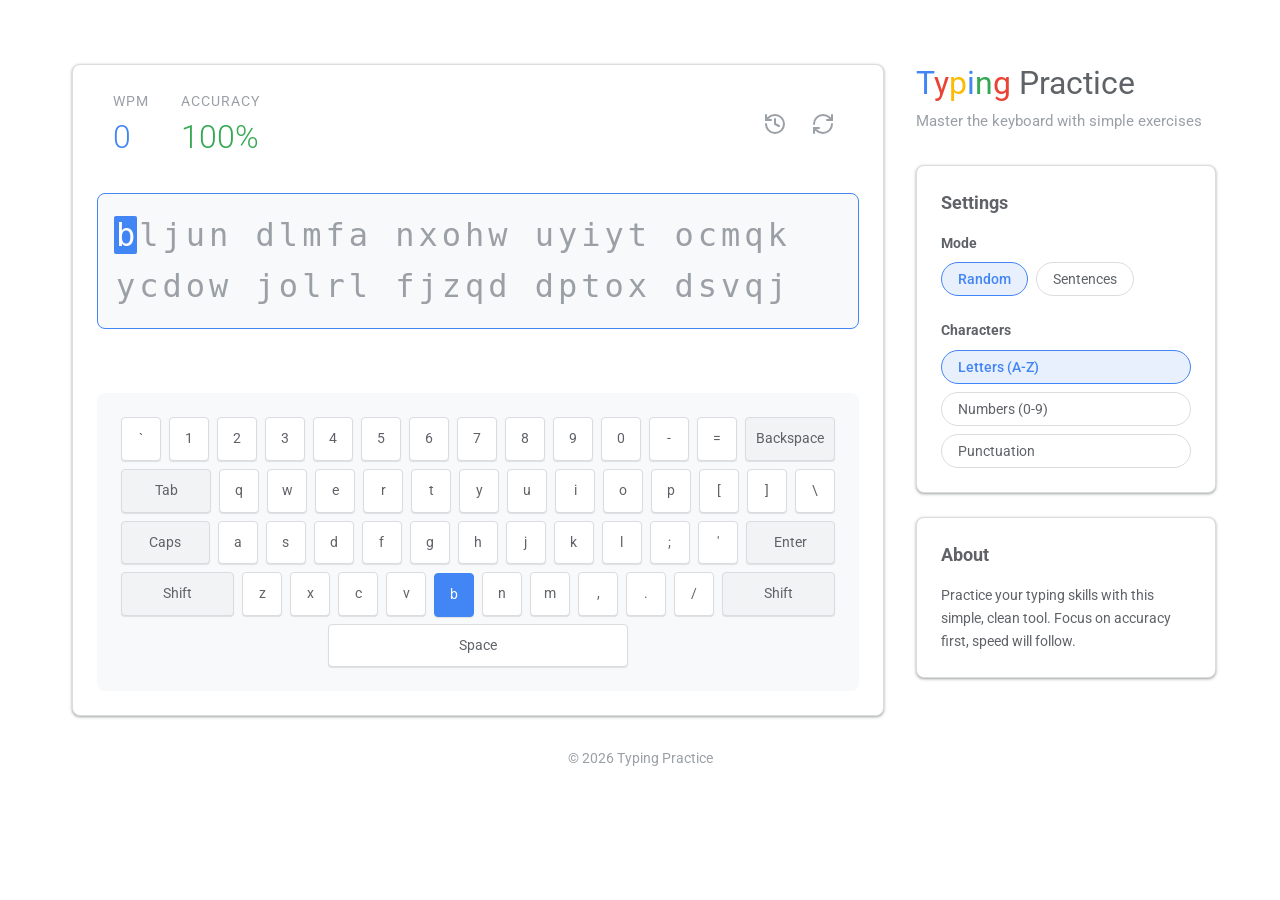
<file: type/index.html>
<!doctype html>
<html lang="en">

<head>
  <meta charset="UTF-8" />
  <link rel="icon" type="image/svg+xml" href="./vite.svg" />
  <meta name="viewport" content="width=device-width, initial-scale=1.0" />
  <title>Typing Practice</title>
  <script type="module" crossorigin src="./assets/index-C7WxoLVJ.js"></script>
  <link rel="stylesheet" crossorigin href="./assets/index-CcYaqGXr.css">
</head>

<body>
  <div id="root"></div>
</body>

</html>
</file>
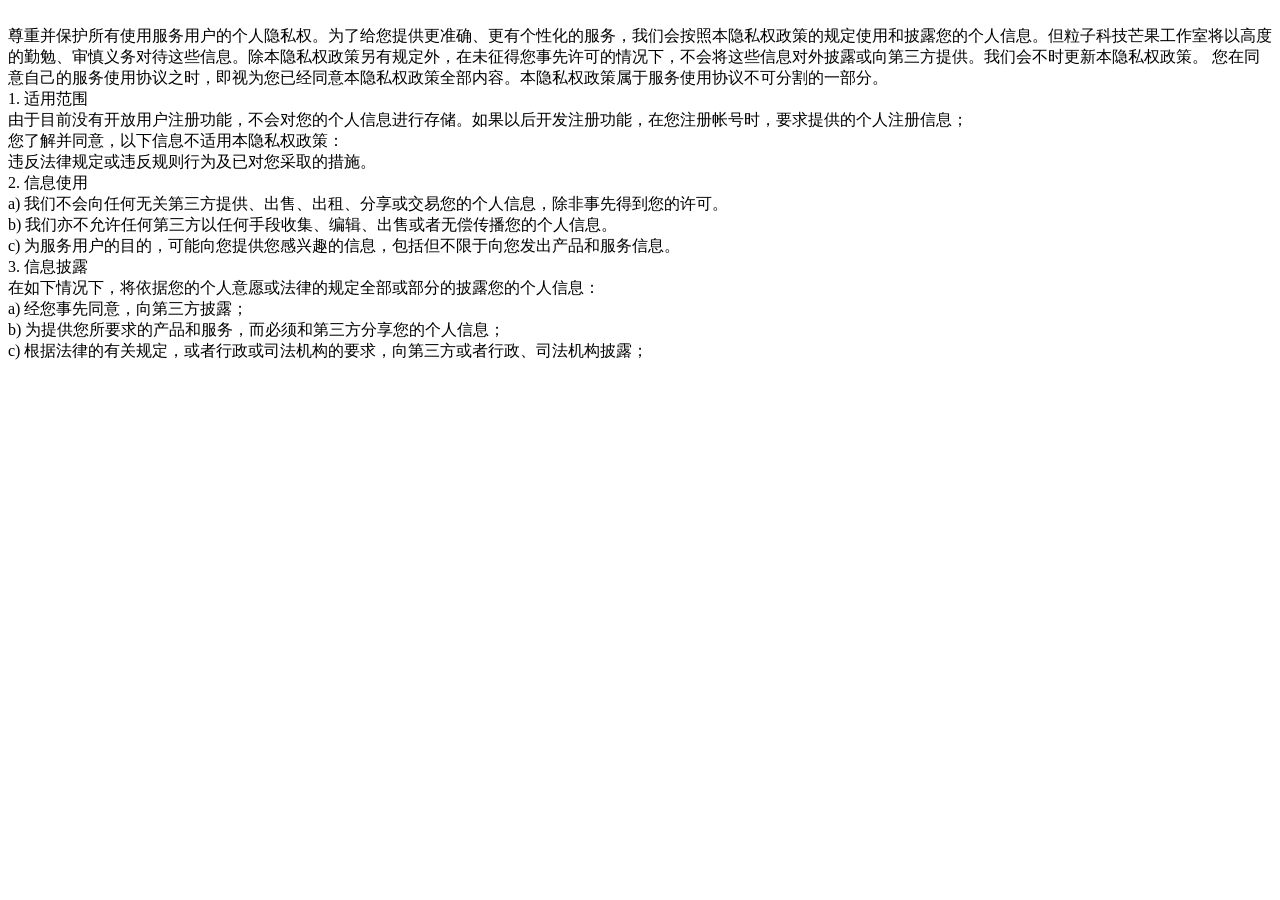
<file: support/AIExercisePrivacyStatementCN.html>
<!DOCTYPE HTML>
<html>
<head>
<meta charset="UTF-8">
<title>隐私协议</title>
<body>
<br>
   尊重并保护所有使用服务用户的个人隐私权。为了给您提供更准确、更有个性化的服务，我们会按照本隐私权政策的规定使用和披露您的个人信息。但粒子科技芒果工作室将以高度的勤勉、审慎义务对待这些信息。除本隐私权政策另有规定外，在未征得您事先许可的情况下，不会将这些信息对外披露或向第三方提供。我们会不时更新本隐私权政策。 您在同意自己的服务使用协议之时，即视为您已经同意本隐私权政策全部内容。本隐私权政策属于服务使用协议不可分割的一部分。
<br>
1. 适用范围
<br>
   由于目前没有开放用户注册功能，不会对您的个人信息进行存储。如果以后开发注册功能，在您注册帐号时，要求提供的个人注册信息；
 <br>

您了解并同意，以下信息不适用本隐私权政策：
 <br>
   违反法律规定或违反规则行为及已对您采取的措施。
<br>
2. 信息使用
<br>
a) 我们不会向任何无关第三方提供、出售、出租、分享或交易您的个人信息，除非事先得到您的许可。
<br>
b) 我们亦不允许任何第三方以任何手段收集、编辑、出售或者无偿传播您的个人信息。 
<br>
c) 为服务用户的目的，可能向您提供您感兴趣的信息，包括但不限于向您发出产品和服务信息。
<br>
3. 信息披露
<br>
在如下情况下，将依据您的个人意愿或法律的规定全部或部分的披露您的个人信息：
<br>
a) 经您事先同意，向第三方披露；
<br>
b) 为提供您所要求的产品和服务，而必须和第三方分享您的个人信息；
<br>
c) 根据法律的有关规定，或者行政或司法机构的要求，向第三方或者行政、司法机构披露；
<br>


  
 
</body>
</html>
</file>
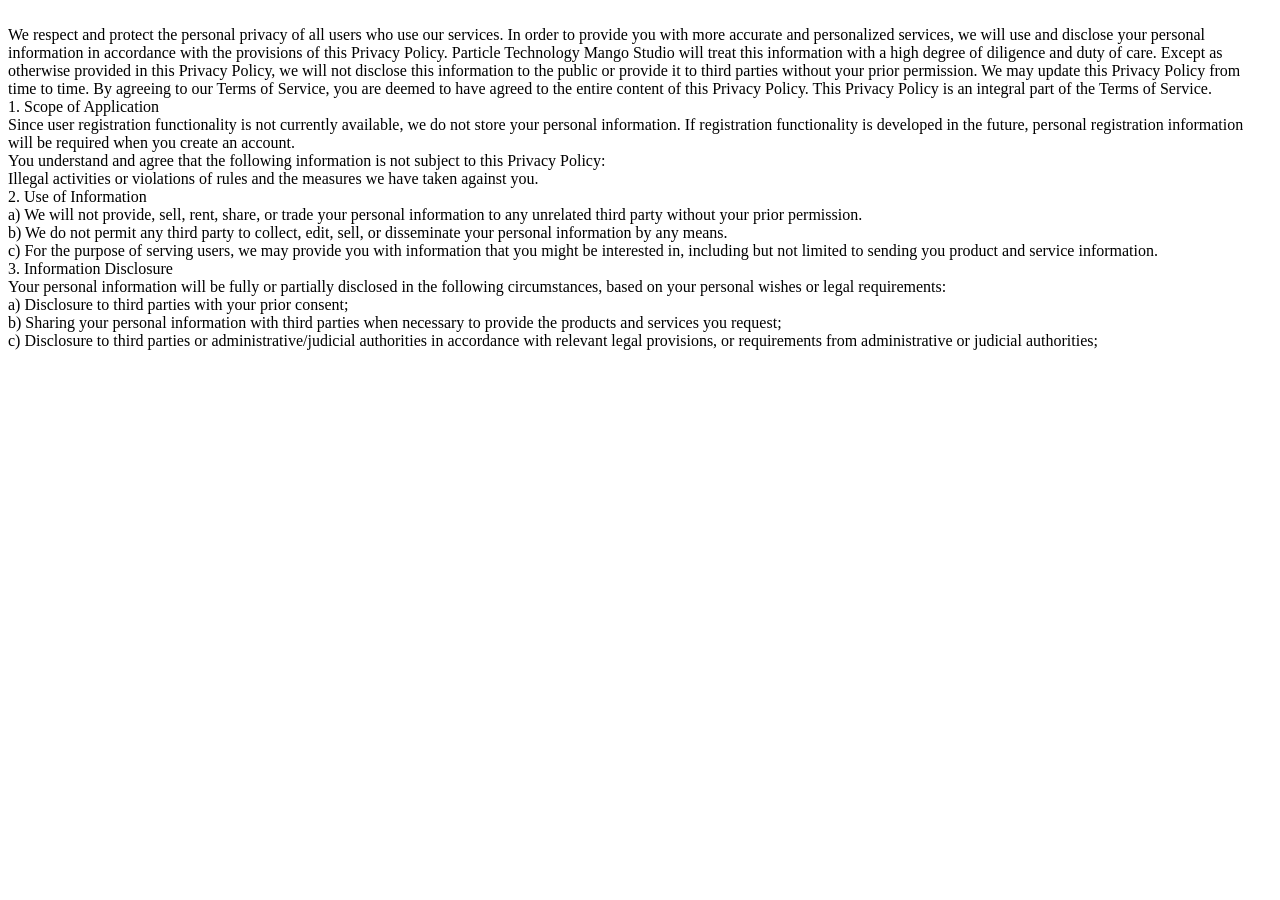
<file: support/AIExercisePrivacyStatementEN.html>
<!DOCTYPE HTML>
<html>
<head>
<meta charset="UTF-8">
<title>Privacy Policy</title>
<body>
<br>
   We respect and protect the personal privacy of all users who use our services. In order to provide you with more accurate and personalized services, we will use and disclose your personal information in accordance with the provisions of this Privacy Policy. Particle Technology Mango Studio will treat this information with a high degree of diligence and duty of care. Except as otherwise provided in this Privacy Policy, we will not disclose this information to the public or provide it to third parties without your prior permission. We may update this Privacy Policy from time to time. By agreeing to our Terms of Service, you are deemed to have agreed to the entire content of this Privacy Policy. This Privacy Policy is an integral part of the Terms of Service.
<br>
1. Scope of Application
<br>
   Since user registration functionality is not currently available, we do not store your personal information. If registration functionality is developed in the future, personal registration information will be required when you create an account.
 <br>

You understand and agree that the following information is not subject to this Privacy Policy:
 <br>
   Illegal activities or violations of rules and the measures we have taken against you.
<br>
2. Use of Information
<br>
a) We will not provide, sell, rent, share, or trade your personal information to any unrelated third party without your prior permission.
<br>
b) We do not permit any third party to collect, edit, sell, or disseminate your personal information by any means.
<br>
c) For the purpose of serving users, we may provide you with information that you might be interested in, including but not limited to sending you product and service information.
<br>
3. Information Disclosure
<br>
Your personal information will be fully or partially disclosed in the following circumstances, based on your personal wishes or legal requirements:
<br>
a) Disclosure to third parties with your prior consent;
<br>
b) Sharing your personal information with third parties when necessary to provide the products and services you request;
<br>
c) Disclosure to third parties or administrative/judicial authorities in accordance with relevant legal provisions, or requirements from administrative or judicial authorities;
<br>
</body>
</html>
</file>
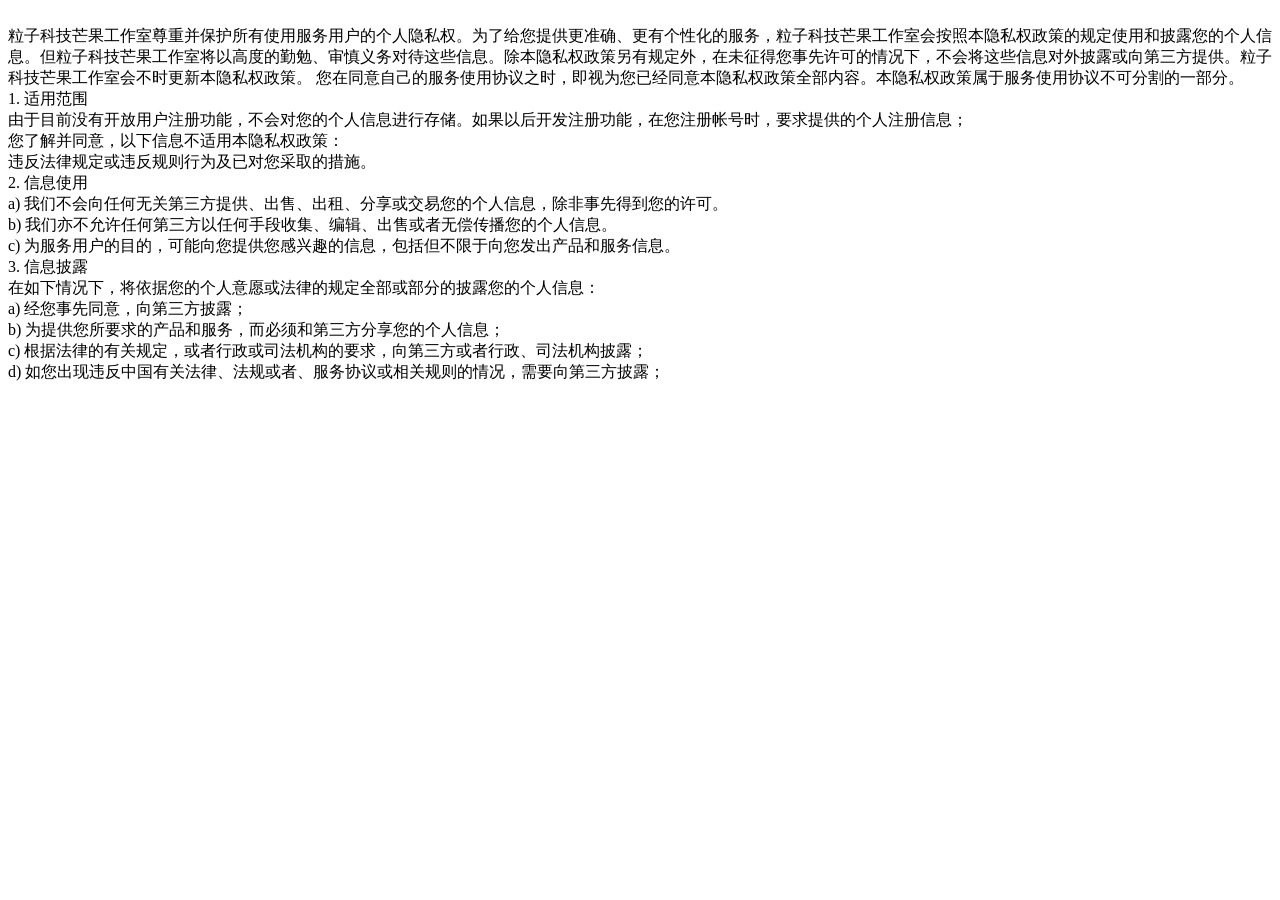
<file: support/PrivacyStatementCN.html>
<!DOCTYPE HTML>
<html>
<head>
<meta charset="UTF-8">
<title>隐私协议</title>
<body>
<br>
   粒子科技芒果工作室尊重并保护所有使用服务用户的个人隐私权。为了给您提供更准确、更有个性化的服务，粒子科技芒果工作室会按照本隐私权政策的规定使用和披露您的个人信息。但粒子科技芒果工作室将以高度的勤勉、审慎义务对待这些信息。除本隐私权政策另有规定外，在未征得您事先许可的情况下，不会将这些信息对外披露或向第三方提供。粒子科技芒果工作室会不时更新本隐私权政策。 您在同意自己的服务使用协议之时，即视为您已经同意本隐私权政策全部内容。本隐私权政策属于服务使用协议不可分割的一部分。
<br>
1. 适用范围
<br>
   由于目前没有开放用户注册功能，不会对您的个人信息进行存储。如果以后开发注册功能，在您注册帐号时，要求提供的个人注册信息；
 <br>

您了解并同意，以下信息不适用本隐私权政策：
 <br>
   违反法律规定或违反规则行为及已对您采取的措施。
<br>
2. 信息使用
<br>
a) 我们不会向任何无关第三方提供、出售、出租、分享或交易您的个人信息，除非事先得到您的许可。
<br>
b) 我们亦不允许任何第三方以任何手段收集、编辑、出售或者无偿传播您的个人信息。 
<br>
c) 为服务用户的目的，可能向您提供您感兴趣的信息，包括但不限于向您发出产品和服务信息。
<br>
3. 信息披露
<br>
在如下情况下，将依据您的个人意愿或法律的规定全部或部分的披露您的个人信息：
<br>
a) 经您事先同意，向第三方披露；
<br>
b) 为提供您所要求的产品和服务，而必须和第三方分享您的个人信息；
<br>
c) 根据法律的有关规定，或者行政或司法机构的要求，向第三方或者行政、司法机构披露；
<br>
d) 如您出现违反中国有关法律、法规或者、服务协议或相关规则的情况，需要向第三方披露；
<br>

  
 
</body>
</html>
</file>
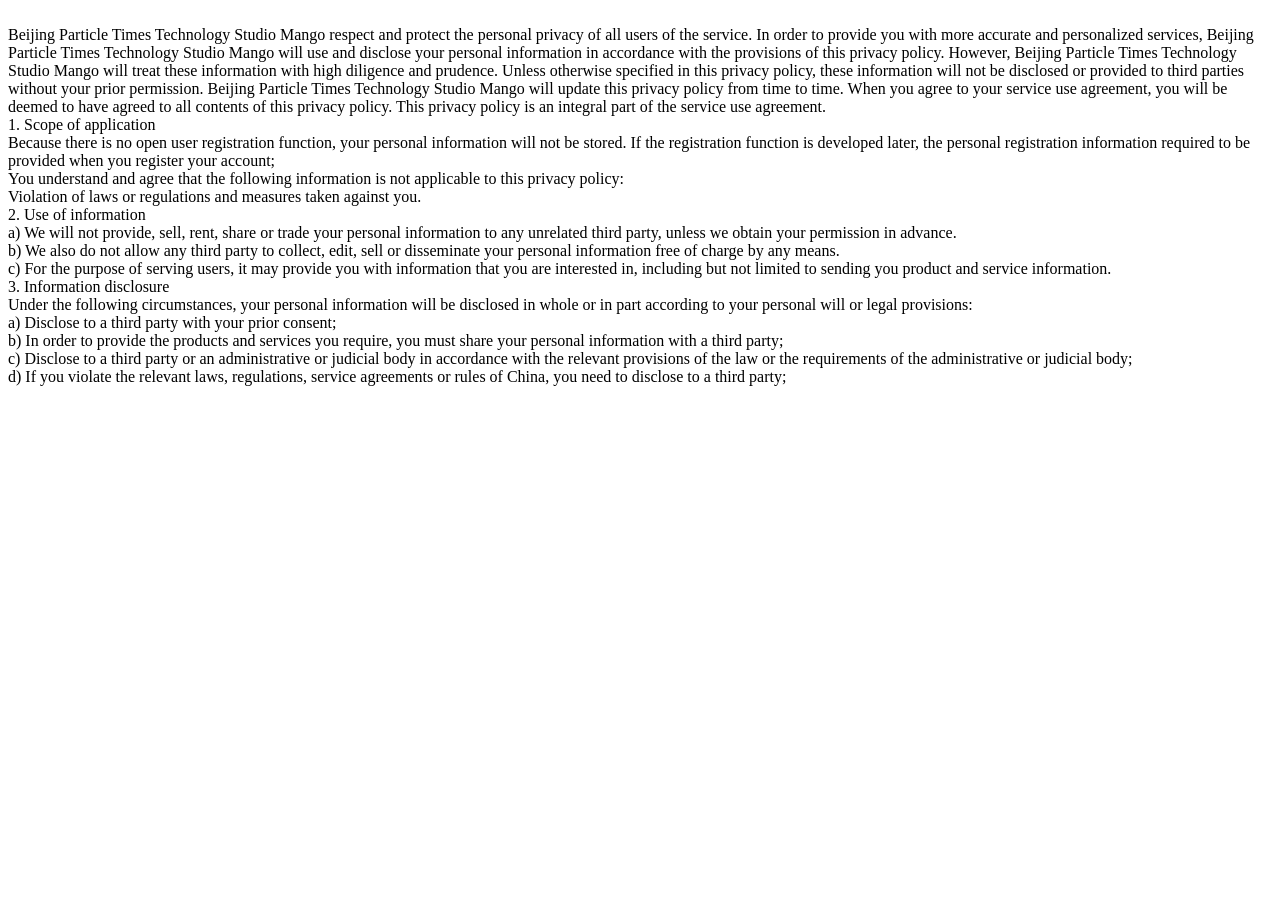
<file: support/PrivacyStatementEN.html>
<!DOCTYPE HTML>
<html>
<head>
<meta charset="UTF-8">
<title>Privacy Statement</title>
<body>
	<br>
   Beijing Particle Times Technology Studio Mango respect and protect the personal privacy of all users of the service. In order to provide you with more accurate and personalized services, Beijing Particle Times Technology Studio Mango will use and disclose your personal information in accordance with the provisions of this privacy policy. However, Beijing Particle Times Technology Studio Mango will treat these information with high diligence and prudence. Unless otherwise specified in this privacy policy, these information will not be disclosed or provided to third parties without your prior permission. Beijing Particle Times Technology Studio Mango will update this privacy policy from time to time. When you agree to your service use agreement, you will be deemed to have agreed to all contents of this privacy policy. This privacy policy is an integral part of the service use agreement.
<br>


1. Scope of application

<br>

Because there is no open user registration function, your personal information will not be stored. If the registration function is developed later, the personal registration information required to be provided when you register your account;

<br>


You understand and agree that the following information is not applicable to this privacy policy:
<br>


Violation of laws or regulations and measures taken against you.

<br>

2. Use of information
<br>


a) We will not provide, sell, rent, share or trade your personal information to any unrelated third party, unless we obtain your permission in advance.

<br>

b) We also do not allow any third party to collect, edit, sell or disseminate your personal information free of charge by any means.
<br>


c) For the purpose of serving users, it may provide you with information that you are interested in, including but not limited to sending you product and service information.
<br>


3. Information disclosure

<br>

Under the following circumstances, your personal information will be disclosed in whole or in part according to your personal will or legal provisions:

<br>

a) Disclose to a third party with your prior consent;

<br>

b) In order to provide the products and services you require, you must share your personal information with a third party;
<br>


c) Disclose to a third party or an administrative or judicial body in accordance with the relevant provisions of the law or the requirements of the administrative or judicial body;
<br>


d) If you violate the relevant laws, regulations, service agreements or rules of China, you need to disclose to a third party;

  <br>
 
</body>
</html>
</file>
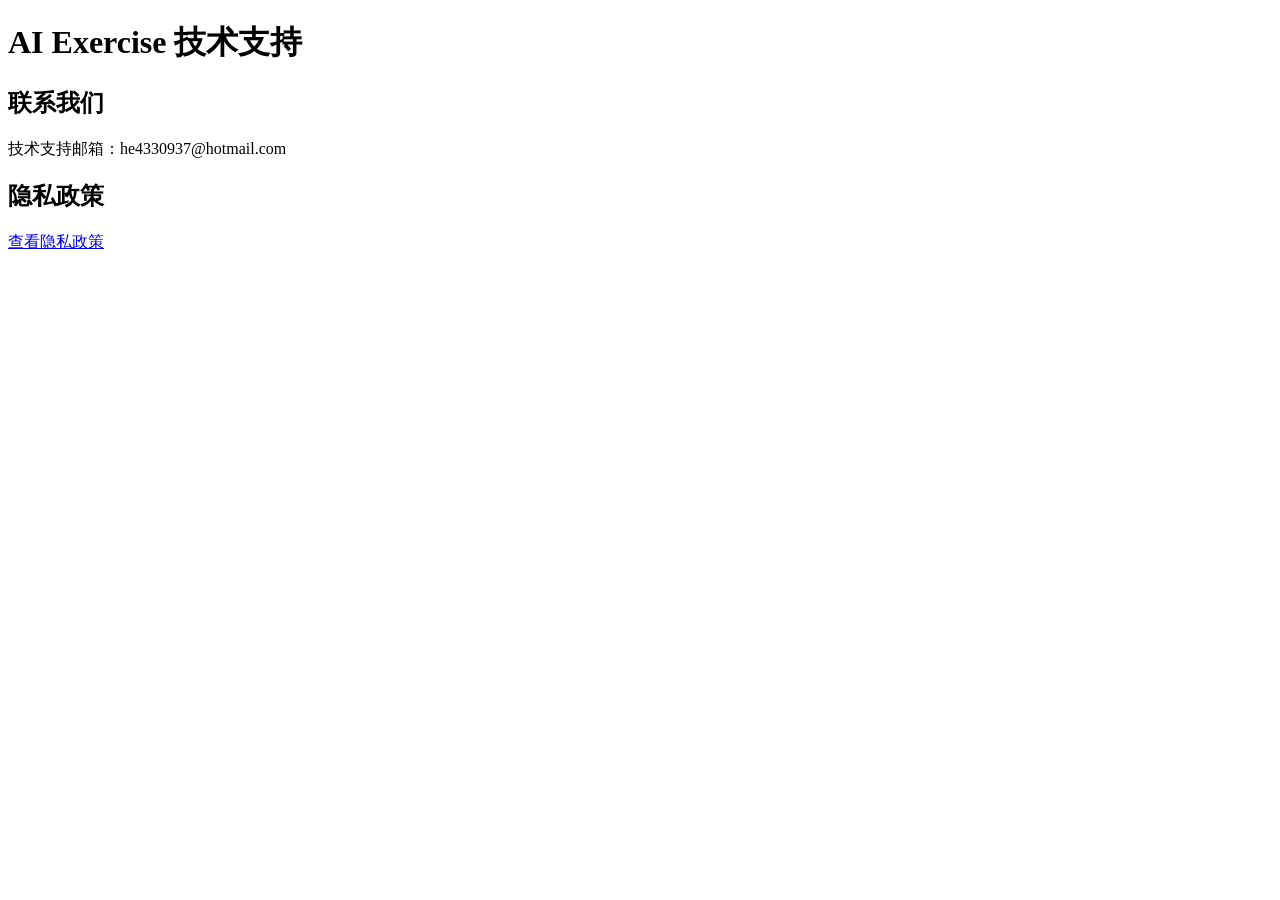
<file: support/TechnicalSupportCN.html>
<!DOCTYPE html>
<html>
<head>
    <title>AI Exercise - 技术支持</title>
</head>
<body>
    <h1>AI Exercise 技术支持</h1>
    
    <h2>联系我们</h2>
    <p>技术支持邮箱：he4330937@hotmail.com</p>
    
    <h2>隐私政策</h2>
    <p><a href="AIExercisePrivacyStatementEN.html">查看隐私政策</a></p>
</body>
</html>
</file>
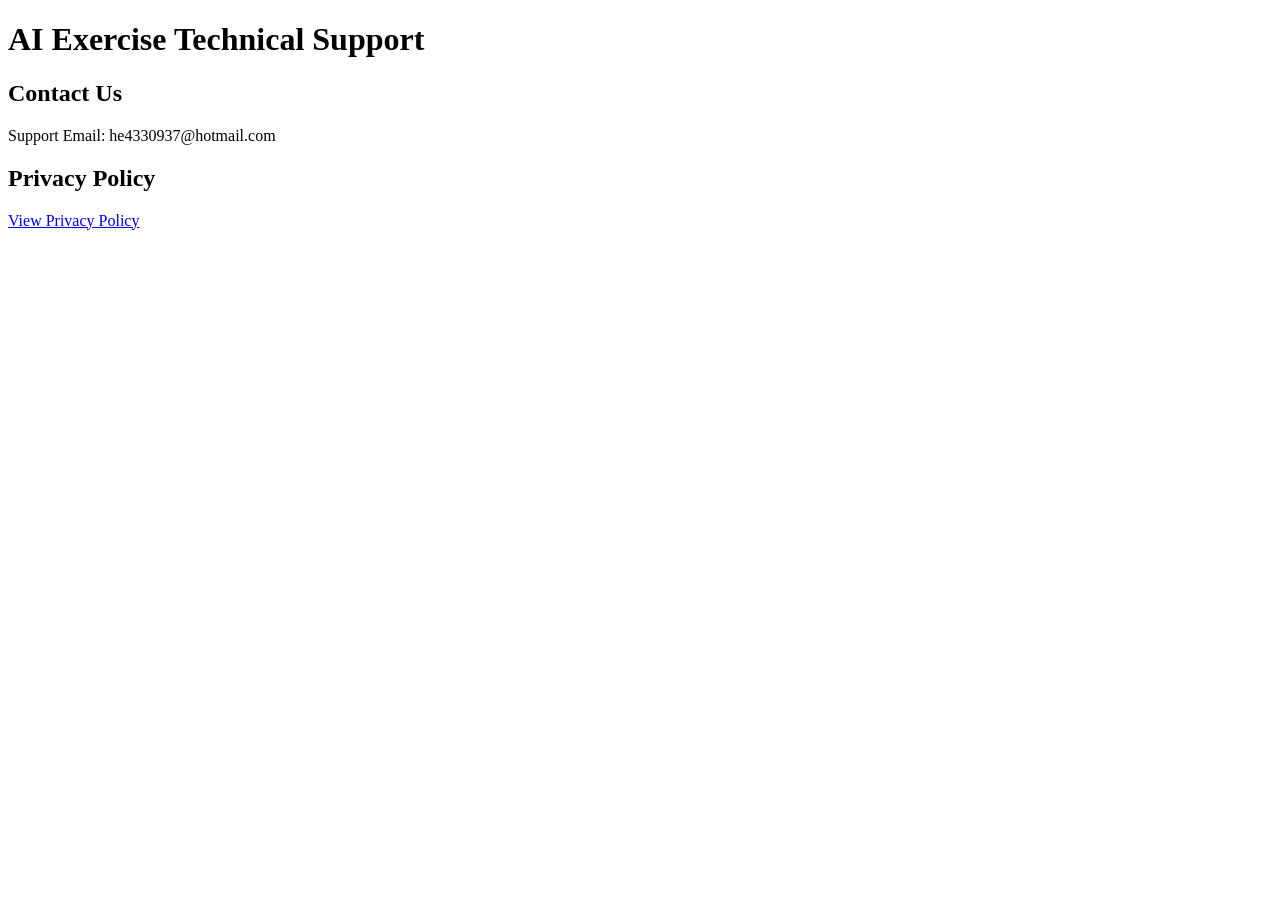
<file: support/TechnicalSupportEN.html>
<!DOCTYPE html>
<html>
<head>
    <title>AI Exercise - Technical Support</title>
</head>
<body>
    <h1>AI Exercise Technical Support</h1>
    
    <h2>Contact Us</h2>
    <p>Support Email: he4330937@hotmail.com</p>
    
    <h2>Privacy Policy</h2>
    <p><a href="AIExercisePrivacyStatementEN.html">View Privacy Policy</a></p>
</body>
</html>
</file>
<file: type/assets/index-CcYaqGXr.css>
@font-face{font-family:Roboto;font-style:normal;font-display:swap;font-weight:300;src:url(./roboto-cyrillic-ext-300-normal-CUPJdUZp.woff2) format("woff2"),url(./roboto-cyrillic-ext-300-normal-D2-2MTar.woff) format("woff");unicode-range:U+0460-052F,U+1C80-1C8A,U+20B4,U+2DE0-2DFF,U+A640-A69F,U+FE2E-FE2F}@font-face{font-family:Roboto;font-style:normal;font-display:swap;font-weight:300;src:url(./roboto-cyrillic-300-normal-BoeCr7ev.woff2) format("woff2"),url(./roboto-cyrillic-300-normal-Cb01H779.woff) format("woff");unicode-range:U+0301,U+0400-045F,U+0490-0491,U+04B0-04B1,U+2116}@font-face{font-family:Roboto;font-style:normal;font-display:swap;font-weight:300;src:url([data-uri]) format("woff2"),url([data-uri]) format("woff");unicode-range:U+1F00-1FFF}@font-face{font-family:Roboto;font-style:normal;font-display:swap;font-weight:300;src:url(./roboto-greek-300-normal-Cnub06j7.woff2) format("woff2"),url(./roboto-greek-300-normal-BMtCIBFp.woff) format("woff");unicode-range:U+0370-0377,U+037A-037F,U+0384-038A,U+038C,U+038E-03A1,U+03A3-03FF}@font-face{font-family:Roboto;font-style:normal;font-display:swap;font-weight:300;src:url(./roboto-math-300-normal-BMxwzQmU.woff2) format("woff2"),url(./roboto-math-300-normal-9fozW1Ii.woff) format("woff");unicode-range:U+0302-0303,U+0305,U+0307-0308,U+0310,U+0312,U+0315,U+031A,U+0326-0327,U+032C,U+032F-0330,U+0332-0333,U+0338,U+033A,U+0346,U+034D,U+0391-03A1,U+03A3-03A9,U+03B1-03C9,U+03D1,U+03D5-03D6,U+03F0-03F1,U+03F4-03F5,U+2016-2017,U+2034-2038,U+203C,U+2040,U+2043,U+2047,U+2050,U+2057,U+205F,U+2070-2071,U+2074-208E,U+2090-209C,U+20D0-20DC,U+20E1,U+20E5-20EF,U+2100-2112,U+2114-2115,U+2117-2121,U+2123-214F,U+2190,U+2192,U+2194-21AE,U+21B0-21E5,U+21F1-21F2,U+21F4-2211,U+2213-2214,U+2216-22FF,U+2308-230B,U+2310,U+2319,U+231C-2321,U+2336-237A,U+237C,U+2395,U+239B-23B7,U+23D0,U+23DC-23E1,U+2474-2475,U+25AF,U+25B3,U+25B7,U+25BD,U+25C1,U+25CA,U+25CC,U+25FB,U+266D-266F,U+27C0-27FF,U+2900-2AFF,U+2B0E-2B11,U+2B30-2B4C,U+2BFE,U+3030,U+FF5B,U+FF5D,U+1D400-1D7FF,U+1EE00-1EEFF}@font-face{font-family:Roboto;font-style:normal;font-display:swap;font-weight:300;src:url(./roboto-symbols-300-normal-BtHl5mYl.woff2) format("woff2"),url(./roboto-symbols-300-normal-zmF1mPr_.woff) format("woff");unicode-range:U+0001-000C,U+000E-001F,U+007F-009F,U+20DD-20E0,U+20E2-20E4,U+2150-218F,U+2190,U+2192,U+2194-2199,U+21AF,U+21E6-21F0,U+21F3,U+2218-2219,U+2299,U+22C4-22C6,U+2300-243F,U+2440-244A,U+2460-24FF,U+25A0-27BF,U+2800-28FF,U+2921-2922,U+2981,U+29BF,U+29EB,U+2B00-2BFF,U+4DC0-4DFF,U+FFF9-FFFB,U+10140-1018E,U+10190-1019C,U+101A0,U+101D0-101FD,U+102E0-102FB,U+10E60-10E7E,U+1D2C0-1D2D3,U+1D2E0-1D37F,U+1F000-1F0FF,U+1F100-1F1AD,U+1F1E6-1F1FF,U+1F30D-1F30F,U+1F315,U+1F31C,U+1F31E,U+1F320-1F32C,U+1F336,U+1F378,U+1F37D,U+1F382,U+1F393-1F39F,U+1F3A7-1F3A8,U+1F3AC-1F3AF,U+1F3C2,U+1F3C4-1F3C6,U+1F3CA-1F3CE,U+1F3D4-1F3E0,U+1F3ED,U+1F3F1-1F3F3,U+1F3F5-1F3F7,U+1F408,U+1F415,U+1F41F,U+1F426,U+1F43F,U+1F441-1F442,U+1F444,U+1F446-1F449,U+1F44C-1F44E,U+1F453,U+1F46A,U+1F47D,U+1F4A3,U+1F4B0,U+1F4B3,U+1F4B9,U+1F4BB,U+1F4BF,U+1F4C8-1F4CB,U+1F4D6,U+1F4DA,U+1F4DF,U+1F4E3-1F4E6,U+1F4EA-1F4ED,U+1F4F7,U+1F4F9-1F4FB,U+1F4FD-1F4FE,U+1F503,U+1F507-1F50B,U+1F50D,U+1F512-1F513,U+1F53E-1F54A,U+1F54F-1F5FA,U+1F610,U+1F650-1F67F,U+1F687,U+1F68D,U+1F691,U+1F694,U+1F698,U+1F6AD,U+1F6B2,U+1F6B9-1F6BA,U+1F6BC,U+1F6C6-1F6CF,U+1F6D3-1F6D7,U+1F6E0-1F6EA,U+1F6F0-1F6F3,U+1F6F7-1F6FC,U+1F700-1F7FF,U+1F800-1F80B,U+1F810-1F847,U+1F850-1F859,U+1F860-1F887,U+1F890-1F8AD,U+1F8B0-1F8BB,U+1F8C0-1F8C1,U+1F900-1F90B,U+1F93B,U+1F946,U+1F984,U+1F996,U+1F9E9,U+1FA00-1FA6F,U+1FA70-1FA7C,U+1FA80-1FA89,U+1FA8F-1FAC6,U+1FACE-1FADC,U+1FADF-1FAE9,U+1FAF0-1FAF8,U+1FB00-1FBFF}@font-face{font-family:Roboto;font-style:normal;font-display:swap;font-weight:300;src:url(./roboto-vietnamese-300-normal-CNeuLW5X.woff2) format("woff2"),url(./roboto-vietnamese-300-normal-CBwYb71Q.woff) format("woff");unicode-range:U+0102-0103,U+0110-0111,U+0128-0129,U+0168-0169,U+01A0-01A1,U+01AF-01B0,U+0300-0301,U+0303-0304,U+0308-0309,U+0323,U+0329,U+1EA0-1EF9,U+20AB}@font-face{font-family:Roboto;font-style:normal;font-display:swap;font-weight:300;src:url(./roboto-latin-ext-300-normal-BOz0oSmX.woff2) format("woff2"),url(./roboto-latin-ext-300-normal-9Myisv2Z.woff) format("woff");unicode-range:U+0100-02BA,U+02BD-02C5,U+02C7-02CC,U+02CE-02D7,U+02DD-02FF,U+0304,U+0308,U+0329,U+1D00-1DBF,U+1E00-1E9F,U+1EF2-1EFF,U+2020,U+20A0-20AB,U+20AD-20C0,U+2113,U+2C60-2C7F,U+A720-A7FF}@font-face{font-family:Roboto;font-style:normal;font-display:swap;font-weight:300;src:url(./roboto-latin-300-normal-CztWkFGs.woff2) format("woff2"),url(./roboto-latin-300-normal--FIRE8Jd.woff) format("woff");unicode-range:U+0000-00FF,U+0131,U+0152-0153,U+02BB-02BC,U+02C6,U+02DA,U+02DC,U+0304,U+0308,U+0329,U+2000-206F,U+20AC,U+2122,U+2191,U+2193,U+2212,U+2215,U+FEFF,U+FFFD}@font-face{font-family:Roboto;font-style:normal;font-display:swap;font-weight:400;src:url(./roboto-cyrillic-ext-400-normal-DzMWdK87.woff2) format("woff2"),url(./roboto-cyrillic-ext-400-normal-5IDvadIC.woff) format("woff");unicode-range:U+0460-052F,U+1C80-1C8A,U+20B4,U+2DE0-2DFF,U+A640-A69F,U+FE2E-FE2F}@font-face{font-family:Roboto;font-style:normal;font-display:swap;font-weight:400;src:url(./roboto-cyrillic-400-normal-DAIM1_dR.woff2) format("woff2"),url(./roboto-cyrillic-400-normal-C5q4FMUG.woff) format("woff");unicode-range:U+0301,U+0400-045F,U+0490-0491,U+04B0-04B1,U+2116}@font-face{font-family:Roboto;font-style:normal;font-display:swap;font-weight:400;src:url([data-uri]) format("woff2"),url([data-uri]) format("woff");unicode-range:U+1F00-1FFF}@font-face{font-family:Roboto;font-style:normal;font-display:swap;font-weight:400;src:url(./roboto-greek-400-normal-jFM2czAU.woff2) format("woff2"),url(./roboto-greek-400-normal-DwVopRQH.woff) format("woff");unicode-range:U+0370-0377,U+037A-037F,U+0384-038A,U+038C,U+038E-03A1,U+03A3-03FF}@font-face{font-family:Roboto;font-style:normal;font-display:swap;font-weight:400;src:url(./roboto-math-400-normal-B3wgz80t.woff2) format("woff2"),url(./roboto-math-400-normal-BRMeFL5Z.woff) format("woff");unicode-range:U+0302-0303,U+0305,U+0307-0308,U+0310,U+0312,U+0315,U+031A,U+0326-0327,U+032C,U+032F-0330,U+0332-0333,U+0338,U+033A,U+0346,U+034D,U+0391-03A1,U+03A3-03A9,U+03B1-03C9,U+03D1,U+03D5-03D6,U+03F0-03F1,U+03F4-03F5,U+2016-2017,U+2034-2038,U+203C,U+2040,U+2043,U+2047,U+2050,U+2057,U+205F,U+2070-2071,U+2074-208E,U+2090-209C,U+20D0-20DC,U+20E1,U+20E5-20EF,U+2100-2112,U+2114-2115,U+2117-2121,U+2123-214F,U+2190,U+2192,U+2194-21AE,U+21B0-21E5,U+21F1-21F2,U+21F4-2211,U+2213-2214,U+2216-22FF,U+2308-230B,U+2310,U+2319,U+231C-2321,U+2336-237A,U+237C,U+2395,U+239B-23B7,U+23D0,U+23DC-23E1,U+2474-2475,U+25AF,U+25B3,U+25B7,U+25BD,U+25C1,U+25CA,U+25CC,U+25FB,U+266D-266F,U+27C0-27FF,U+2900-2AFF,U+2B0E-2B11,U+2B30-2B4C,U+2BFE,U+3030,U+FF5B,U+FF5D,U+1D400-1D7FF,U+1EE00-1EEFF}@font-face{font-family:Roboto;font-style:normal;font-display:swap;font-weight:400;src:url(./roboto-symbols-400-normal-fF1SLJBj.woff2) format("woff2"),url(./roboto-symbols-400-normal-B2LMqLB2.woff) format("woff");unicode-range:U+0001-000C,U+000E-001F,U+007F-009F,U+20DD-20E0,U+20E2-20E4,U+2150-218F,U+2190,U+2192,U+2194-2199,U+21AF,U+21E6-21F0,U+21F3,U+2218-2219,U+2299,U+22C4-22C6,U+2300-243F,U+2440-244A,U+2460-24FF,U+25A0-27BF,U+2800-28FF,U+2921-2922,U+2981,U+29BF,U+29EB,U+2B00-2BFF,U+4DC0-4DFF,U+FFF9-FFFB,U+10140-1018E,U+10190-1019C,U+101A0,U+101D0-101FD,U+102E0-102FB,U+10E60-10E7E,U+1D2C0-1D2D3,U+1D2E0-1D37F,U+1F000-1F0FF,U+1F100-1F1AD,U+1F1E6-1F1FF,U+1F30D-1F30F,U+1F315,U+1F31C,U+1F31E,U+1F320-1F32C,U+1F336,U+1F378,U+1F37D,U+1F382,U+1F393-1F39F,U+1F3A7-1F3A8,U+1F3AC-1F3AF,U+1F3C2,U+1F3C4-1F3C6,U+1F3CA-1F3CE,U+1F3D4-1F3E0,U+1F3ED,U+1F3F1-1F3F3,U+1F3F5-1F3F7,U+1F408,U+1F415,U+1F41F,U+1F426,U+1F43F,U+1F441-1F442,U+1F444,U+1F446-1F449,U+1F44C-1F44E,U+1F453,U+1F46A,U+1F47D,U+1F4A3,U+1F4B0,U+1F4B3,U+1F4B9,U+1F4BB,U+1F4BF,U+1F4C8-1F4CB,U+1F4D6,U+1F4DA,U+1F4DF,U+1F4E3-1F4E6,U+1F4EA-1F4ED,U+1F4F7,U+1F4F9-1F4FB,U+1F4FD-1F4FE,U+1F503,U+1F507-1F50B,U+1F50D,U+1F512-1F513,U+1F53E-1F54A,U+1F54F-1F5FA,U+1F610,U+1F650-1F67F,U+1F687,U+1F68D,U+1F691,U+1F694,U+1F698,U+1F6AD,U+1F6B2,U+1F6B9-1F6BA,U+1F6BC,U+1F6C6-1F6CF,U+1F6D3-1F6D7,U+1F6E0-1F6EA,U+1F6F0-1F6F3,U+1F6F7-1F6FC,U+1F700-1F7FF,U+1F800-1F80B,U+1F810-1F847,U+1F850-1F859,U+1F860-1F887,U+1F890-1F8AD,U+1F8B0-1F8BB,U+1F8C0-1F8C1,U+1F900-1F90B,U+1F93B,U+1F946,U+1F984,U+1F996,U+1F9E9,U+1FA00-1FA6F,U+1FA70-1FA7C,U+1FA80-1FA89,U+1FA8F-1FAC6,U+1FACE-1FADC,U+1FADF-1FAE9,U+1FAF0-1FAF8,U+1FB00-1FBFF}@font-face{font-family:Roboto;font-style:normal;font-display:swap;font-weight:400;src:url(./roboto-vietnamese-400-normal-CDDxGrUb.woff2) format("woff2"),url(./roboto-vietnamese-400-normal-BYP5tVVv.woff) format("woff");unicode-range:U+0102-0103,U+0110-0111,U+0128-0129,U+0168-0169,U+01A0-01A1,U+01AF-01B0,U+0300-0301,U+0303-0304,U+0308-0309,U+0323,U+0329,U+1EA0-1EF9,U+20AB}@font-face{font-family:Roboto;font-style:normal;font-display:swap;font-weight:400;src:url(./roboto-latin-ext-400-normal-ZYmyxeOy.woff2) format("woff2"),url(./roboto-latin-ext-400-normal-BG57dRWO.woff) format("woff");unicode-range:U+0100-02BA,U+02BD-02C5,U+02C7-02CC,U+02CE-02D7,U+02DD-02FF,U+0304,U+0308,U+0329,U+1D00-1DBF,U+1E00-1E9F,U+1EF2-1EFF,U+2020,U+20A0-20AB,U+20AD-20C0,U+2113,U+2C60-2C7F,U+A720-A7FF}@font-face{font-family:Roboto;font-style:normal;font-display:swap;font-weight:400;src:url(./roboto-latin-400-normal-CNwBRw8h.woff2) format("woff2"),url(./roboto-latin-400-normal-BX2H0A0_.woff) format("woff");unicode-range:U+0000-00FF,U+0131,U+0152-0153,U+02BB-02BC,U+02C6,U+02DA,U+02DC,U+0304,U+0308,U+0329,U+2000-206F,U+20AC,U+2122,U+2191,U+2193,U+2212,U+2215,U+FEFF,U+FFFD}@font-face{font-family:Roboto;font-style:normal;font-display:swap;font-weight:500;src:url(./roboto-cyrillic-ext-500-normal-B7rQpwPu.woff2) format("woff2"),url(./roboto-cyrillic-ext-500-normal-aAFKCR76.woff) format("woff");unicode-range:U+0460-052F,U+1C80-1C8A,U+20B4,U+2DE0-2DFF,U+A640-A69F,U+FE2E-FE2F}@font-face{font-family:Roboto;font-style:normal;font-display:swap;font-weight:500;src:url(./roboto-cyrillic-500-normal-hCeO1jFL.woff2) format("woff2"),url(./roboto-cyrillic-500-normal-DhPqGoNQ.woff) format("woff");unicode-range:U+0301,U+0400-045F,U+0490-0491,U+04B0-04B1,U+2116}@font-face{font-family:Roboto;font-style:normal;font-display:swap;font-weight:500;src:url([data-uri]) format("woff2"),url([data-uri]) format("woff");unicode-range:U+1F00-1FFF}@font-face{font-family:Roboto;font-style:normal;font-display:swap;font-weight:500;src:url(./roboto-greek-500-normal-BJMS0heP.woff2) format("woff2"),url(./roboto-greek-500-normal-B0wzjI_J.woff) format("woff");unicode-range:U+0370-0377,U+037A-037F,U+0384-038A,U+038C,U+038E-03A1,U+03A3-03FF}@font-face{font-family:Roboto;font-style:normal;font-display:swap;font-weight:500;src:url(./roboto-math-500-normal-CFNaIMFC.woff2) format("woff2"),url(./roboto-math-500-normal-nGmytUgK.woff) format("woff");unicode-range:U+0302-0303,U+0305,U+0307-0308,U+0310,U+0312,U+0315,U+031A,U+0326-0327,U+032C,U+032F-0330,U+0332-0333,U+0338,U+033A,U+0346,U+034D,U+0391-03A1,U+03A3-03A9,U+03B1-03C9,U+03D1,U+03D5-03D6,U+03F0-03F1,U+03F4-03F5,U+2016-2017,U+2034-2038,U+203C,U+2040,U+2043,U+2047,U+2050,U+2057,U+205F,U+2070-2071,U+2074-208E,U+2090-209C,U+20D0-20DC,U+20E1,U+20E5-20EF,U+2100-2112,U+2114-2115,U+2117-2121,U+2123-214F,U+2190,U+2192,U+2194-21AE,U+21B0-21E5,U+21F1-21F2,U+21F4-2211,U+2213-2214,U+2216-22FF,U+2308-230B,U+2310,U+2319,U+231C-2321,U+2336-237A,U+237C,U+2395,U+239B-23B7,U+23D0,U+23DC-23E1,U+2474-2475,U+25AF,U+25B3,U+25B7,U+25BD,U+25C1,U+25CA,U+25CC,U+25FB,U+266D-266F,U+27C0-27FF,U+2900-2AFF,U+2B0E-2B11,U+2B30-2B4C,U+2BFE,U+3030,U+FF5B,U+FF5D,U+1D400-1D7FF,U+1EE00-1EEFF}@font-face{font-family:Roboto;font-style:normal;font-display:swap;font-weight:500;src:url(./roboto-symbols-500-normal-BXFTxrNR.woff2) format("woff2"),url(./roboto-symbols-500-normal-B3xPS0M7.woff) format("woff");unicode-range:U+0001-000C,U+000E-001F,U+007F-009F,U+20DD-20E0,U+20E2-20E4,U+2150-218F,U+2190,U+2192,U+2194-2199,U+21AF,U+21E6-21F0,U+21F3,U+2218-2219,U+2299,U+22C4-22C6,U+2300-243F,U+2440-244A,U+2460-24FF,U+25A0-27BF,U+2800-28FF,U+2921-2922,U+2981,U+29BF,U+29EB,U+2B00-2BFF,U+4DC0-4DFF,U+FFF9-FFFB,U+10140-1018E,U+10190-1019C,U+101A0,U+101D0-101FD,U+102E0-102FB,U+10E60-10E7E,U+1D2C0-1D2D3,U+1D2E0-1D37F,U+1F000-1F0FF,U+1F100-1F1AD,U+1F1E6-1F1FF,U+1F30D-1F30F,U+1F315,U+1F31C,U+1F31E,U+1F320-1F32C,U+1F336,U+1F378,U+1F37D,U+1F382,U+1F393-1F39F,U+1F3A7-1F3A8,U+1F3AC-1F3AF,U+1F3C2,U+1F3C4-1F3C6,U+1F3CA-1F3CE,U+1F3D4-1F3E0,U+1F3ED,U+1F3F1-1F3F3,U+1F3F5-1F3F7,U+1F408,U+1F415,U+1F41F,U+1F426,U+1F43F,U+1F441-1F442,U+1F444,U+1F446-1F449,U+1F44C-1F44E,U+1F453,U+1F46A,U+1F47D,U+1F4A3,U+1F4B0,U+1F4B3,U+1F4B9,U+1F4BB,U+1F4BF,U+1F4C8-1F4CB,U+1F4D6,U+1F4DA,U+1F4DF,U+1F4E3-1F4E6,U+1F4EA-1F4ED,U+1F4F7,U+1F4F9-1F4FB,U+1F4FD-1F4FE,U+1F503,U+1F507-1F50B,U+1F50D,U+1F512-1F513,U+1F53E-1F54A,U+1F54F-1F5FA,U+1F610,U+1F650-1F67F,U+1F687,U+1F68D,U+1F691,U+1F694,U+1F698,U+1F6AD,U+1F6B2,U+1F6B9-1F6BA,U+1F6BC,U+1F6C6-1F6CF,U+1F6D3-1F6D7,U+1F6E0-1F6EA,U+1F6F0-1F6F3,U+1F6F7-1F6FC,U+1F700-1F7FF,U+1F800-1F80B,U+1F810-1F847,U+1F850-1F859,U+1F860-1F887,U+1F890-1F8AD,U+1F8B0-1F8BB,U+1F8C0-1F8C1,U+1F900-1F90B,U+1F93B,U+1F946,U+1F984,U+1F996,U+1F9E9,U+1FA00-1FA6F,U+1FA70-1FA7C,U+1FA80-1FA89,U+1FA8F-1FAC6,U+1FACE-1FADC,U+1FADF-1FAE9,U+1FAF0-1FAF8,U+1FB00-1FBFF}@font-face{font-family:Roboto;font-style:normal;font-display:swap;font-weight:500;src:url(./roboto-vietnamese-500-normal-HYpufUYk.woff2) format("woff2"),url(./roboto-vietnamese-500-normal-CUzdRVXb.woff) format("woff");unicode-range:U+0102-0103,U+0110-0111,U+0128-0129,U+0168-0169,U+01A0-01A1,U+01AF-01B0,U+0300-0301,U+0303-0304,U+0308-0309,U+0323,U+0329,U+1EA0-1EF9,U+20AB}@font-face{font-family:Roboto;font-style:normal;font-display:swap;font-weight:500;src:url(./roboto-latin-ext-500-normal-C_ARlJGk.woff2) format("woff2"),url(./roboto-latin-ext-500-normal-EUd9mLnZ.woff) format("woff");unicode-range:U+0100-02BA,U+02BD-02C5,U+02C7-02CC,U+02CE-02D7,U+02DD-02FF,U+0304,U+0308,U+0329,U+1D00-1DBF,U+1E00-1E9F,U+1EF2-1EFF,U+2020,U+20A0-20AB,U+20AD-20C0,U+2113,U+2C60-2C7F,U+A720-A7FF}@font-face{font-family:Roboto;font-style:normal;font-display:swap;font-weight:500;src:url(./roboto-latin-500-normal-CkrA1NAy.woff2) format("woff2"),url(./roboto-latin-500-normal-CoDN7ZW2.woff) format("woff");unicode-range:U+0000-00FF,U+0131,U+0152-0153,U+02BB-02BC,U+02C6,U+02DA,U+02DC,U+0304,U+0308,U+0329,U+2000-206F,U+20AC,U+2122,U+2191,U+2193,U+2212,U+2215,U+FEFF,U+FFFD}@font-face{font-family:Roboto;font-style:normal;font-display:swap;font-weight:700;src:url(./roboto-cyrillic-ext-700-normal-UFn0vR9r.woff2) format("woff2"),url(./roboto-cyrillic-ext-700-normal-Ct5_lukf.woff) format("woff");unicode-range:U+0460-052F,U+1C80-1C8A,U+20B4,U+2DE0-2DFF,U+A640-A69F,U+FE2E-FE2F}@font-face{font-family:Roboto;font-style:normal;font-display:swap;font-weight:700;src:url(./roboto-cyrillic-700-normal-BiSG5NnW.woff2) format("woff2"),url(./roboto-cyrillic-700-normal-bDW9bgt5.woff) format("woff");unicode-range:U+0301,U+0400-045F,U+0490-0491,U+04B0-04B1,U+2116}@font-face{font-family:Roboto;font-style:normal;font-display:swap;font-weight:700;src:url([data-uri]) format("woff2"),url([data-uri]) format("woff");unicode-range:U+1F00-1FFF}@font-face{font-family:Roboto;font-style:normal;font-display:swap;font-weight:700;src:url(./roboto-greek-700-normal-BcGn9doz.woff2) format("woff2"),url(./roboto-greek-700-normal-Bi9oTykh.woff) format("woff");unicode-range:U+0370-0377,U+037A-037F,U+0384-038A,U+038C,U+038E-03A1,U+03A3-03FF}@font-face{font-family:Roboto;font-style:normal;font-display:swap;font-weight:700;src:url(./roboto-math-700-normal-VUAI6Bz2.woff2) format("woff2"),url(./roboto-math-700-normal-De_Mfcv-.woff) format("woff");unicode-range:U+0302-0303,U+0305,U+0307-0308,U+0310,U+0312,U+0315,U+031A,U+0326-0327,U+032C,U+032F-0330,U+0332-0333,U+0338,U+033A,U+0346,U+034D,U+0391-03A1,U+03A3-03A9,U+03B1-03C9,U+03D1,U+03D5-03D6,U+03F0-03F1,U+03F4-03F5,U+2016-2017,U+2034-2038,U+203C,U+2040,U+2043,U+2047,U+2050,U+2057,U+205F,U+2070-2071,U+2074-208E,U+2090-209C,U+20D0-20DC,U+20E1,U+20E5-20EF,U+2100-2112,U+2114-2115,U+2117-2121,U+2123-214F,U+2190,U+2192,U+2194-21AE,U+21B0-21E5,U+21F1-21F2,U+21F4-2211,U+2213-2214,U+2216-22FF,U+2308-230B,U+2310,U+2319,U+231C-2321,U+2336-237A,U+237C,U+2395,U+239B-23B7,U+23D0,U+23DC-23E1,U+2474-2475,U+25AF,U+25B3,U+25B7,U+25BD,U+25C1,U+25CA,U+25CC,U+25FB,U+266D-266F,U+27C0-27FF,U+2900-2AFF,U+2B0E-2B11,U+2B30-2B4C,U+2BFE,U+3030,U+FF5B,U+FF5D,U+1D400-1D7FF,U+1EE00-1EEFF}@font-face{font-family:Roboto;font-style:normal;font-display:swap;font-weight:700;src:url(./roboto-symbols-700-normal-rJi6RjIy.woff2) format("woff2"),url(./roboto-symbols-700-normal-BT-mnhPp.woff) format("woff");unicode-range:U+0001-000C,U+000E-001F,U+007F-009F,U+20DD-20E0,U+20E2-20E4,U+2150-218F,U+2190,U+2192,U+2194-2199,U+21AF,U+21E6-21F0,U+21F3,U+2218-2219,U+2299,U+22C4-22C6,U+2300-243F,U+2440-244A,U+2460-24FF,U+25A0-27BF,U+2800-28FF,U+2921-2922,U+2981,U+29BF,U+29EB,U+2B00-2BFF,U+4DC0-4DFF,U+FFF9-FFFB,U+10140-1018E,U+10190-1019C,U+101A0,U+101D0-101FD,U+102E0-102FB,U+10E60-10E7E,U+1D2C0-1D2D3,U+1D2E0-1D37F,U+1F000-1F0FF,U+1F100-1F1AD,U+1F1E6-1F1FF,U+1F30D-1F30F,U+1F315,U+1F31C,U+1F31E,U+1F320-1F32C,U+1F336,U+1F378,U+1F37D,U+1F382,U+1F393-1F39F,U+1F3A7-1F3A8,U+1F3AC-1F3AF,U+1F3C2,U+1F3C4-1F3C6,U+1F3CA-1F3CE,U+1F3D4-1F3E0,U+1F3ED,U+1F3F1-1F3F3,U+1F3F5-1F3F7,U+1F408,U+1F415,U+1F41F,U+1F426,U+1F43F,U+1F441-1F442,U+1F444,U+1F446-1F449,U+1F44C-1F44E,U+1F453,U+1F46A,U+1F47D,U+1F4A3,U+1F4B0,U+1F4B3,U+1F4B9,U+1F4BB,U+1F4BF,U+1F4C8-1F4CB,U+1F4D6,U+1F4DA,U+1F4DF,U+1F4E3-1F4E6,U+1F4EA-1F4ED,U+1F4F7,U+1F4F9-1F4FB,U+1F4FD-1F4FE,U+1F503,U+1F507-1F50B,U+1F50D,U+1F512-1F513,U+1F53E-1F54A,U+1F54F-1F5FA,U+1F610,U+1F650-1F67F,U+1F687,U+1F68D,U+1F691,U+1F694,U+1F698,U+1F6AD,U+1F6B2,U+1F6B9-1F6BA,U+1F6BC,U+1F6C6-1F6CF,U+1F6D3-1F6D7,U+1F6E0-1F6EA,U+1F6F0-1F6F3,U+1F6F7-1F6FC,U+1F700-1F7FF,U+1F800-1F80B,U+1F810-1F847,U+1F850-1F859,U+1F860-1F887,U+1F890-1F8AD,U+1F8B0-1F8BB,U+1F8C0-1F8C1,U+1F900-1F90B,U+1F93B,U+1F946,U+1F984,U+1F996,U+1F9E9,U+1FA00-1FA6F,U+1FA70-1FA7C,U+1FA80-1FA89,U+1FA8F-1FAC6,U+1FACE-1FADC,U+1FADF-1FAE9,U+1FAF0-1FAF8,U+1FB00-1FBFF}@font-face{font-family:Roboto;font-style:normal;font-display:swap;font-weight:700;src:url(./roboto-vietnamese-700-normal-iKxYNAzq.woff2) format("woff2"),url(./roboto-vietnamese-700-normal-BhieYfot.woff) format("woff");unicode-range:U+0102-0103,U+0110-0111,U+0128-0129,U+0168-0169,U+01A0-01A1,U+01AF-01B0,U+0300-0301,U+0303-0304,U+0308-0309,U+0323,U+0329,U+1EA0-1EF9,U+20AB}@font-face{font-family:Roboto;font-style:normal;font-display:swap;font-weight:700;src:url(./roboto-latin-ext-700-normal-70GS1MYH.woff2) format("woff2"),url(./roboto-latin-ext-700-normal-B3Q5yJJO.woff) format("woff");unicode-range:U+0100-02BA,U+02BD-02C5,U+02C7-02CC,U+02CE-02D7,U+02DD-02FF,U+0304,U+0308,U+0329,U+1D00-1DBF,U+1E00-1E9F,U+1EF2-1EFF,U+2020,U+20A0-20AB,U+20AD-20C0,U+2113,U+2C60-2C7F,U+A720-A7FF}@font-face{font-family:Roboto;font-style:normal;font-display:swap;font-weight:700;src:url(./roboto-latin-700-normal-CXeAXeti.woff2) format("woff2"),url(./roboto-latin-700-normal-DxC3k-1u.woff) format("woff");unicode-range:U+0000-00FF,U+0131,U+0152-0153,U+02BB-02BC,U+02C6,U+02DA,U+02DC,U+0304,U+0308,U+0329,U+2000-206F,U+20AC,U+2122,U+2191,U+2193,U+2212,U+2215,U+FEFF,U+FFFD}:root{--google-blue: #4285F4;--google-red: #EA4335;--google-yellow: #FBBC05;--google-green: #34A853;--google-gray-50: #F8F9FA;--google-gray-100: #F1F3F4;--google-gray-300: #DADCE0;--google-gray-500: #9AA0A6;--google-gray-700: #5F6368;--google-gray-900: #202124;font-family:Roboto,sans-serif;line-height:1.5;font-weight:400;color:var(--google-gray-900);background-color:#fff;font-synthesis:none;text-rendering:optimizeLegibility;-webkit-font-smoothing:antialiased;-moz-osx-font-smoothing:grayscale}*{box-sizing:border-box;margin:0;padding:0}body{min-height:100vh;display:flex;flex-direction:column}#root{width:100%;min-height:100vh;display:flex;flex-direction:column}button{font-family:inherit;border:none;cursor:pointer;background:none}.container{max-width:900px;margin:0 auto;padding:2rem;width:100%}.card{background:#fff;border-radius:8px;border:1px solid var(--google-gray-300);padding:24px;box-shadow:0 1px 2px #3c40434d,0 1px 3px 1px #3c404326}.btn-primary{background-color:var(--google-blue);color:#fff;padding:10px 24px;border-radius:4px;font-weight:500;transition:background-color .2s}.btn-primary:hover{background-color:#3367d6;box-shadow:0 1px 2px #3c40434d,0 1px 3px 1px #3c404326}.text-center{text-align:center}.flex-center{display:flex;justify-content:center;align-items:center}@media(max-width:768px){.app-grid{grid-template-columns:1fr!important}.container{padding:1rem}}
</file>
